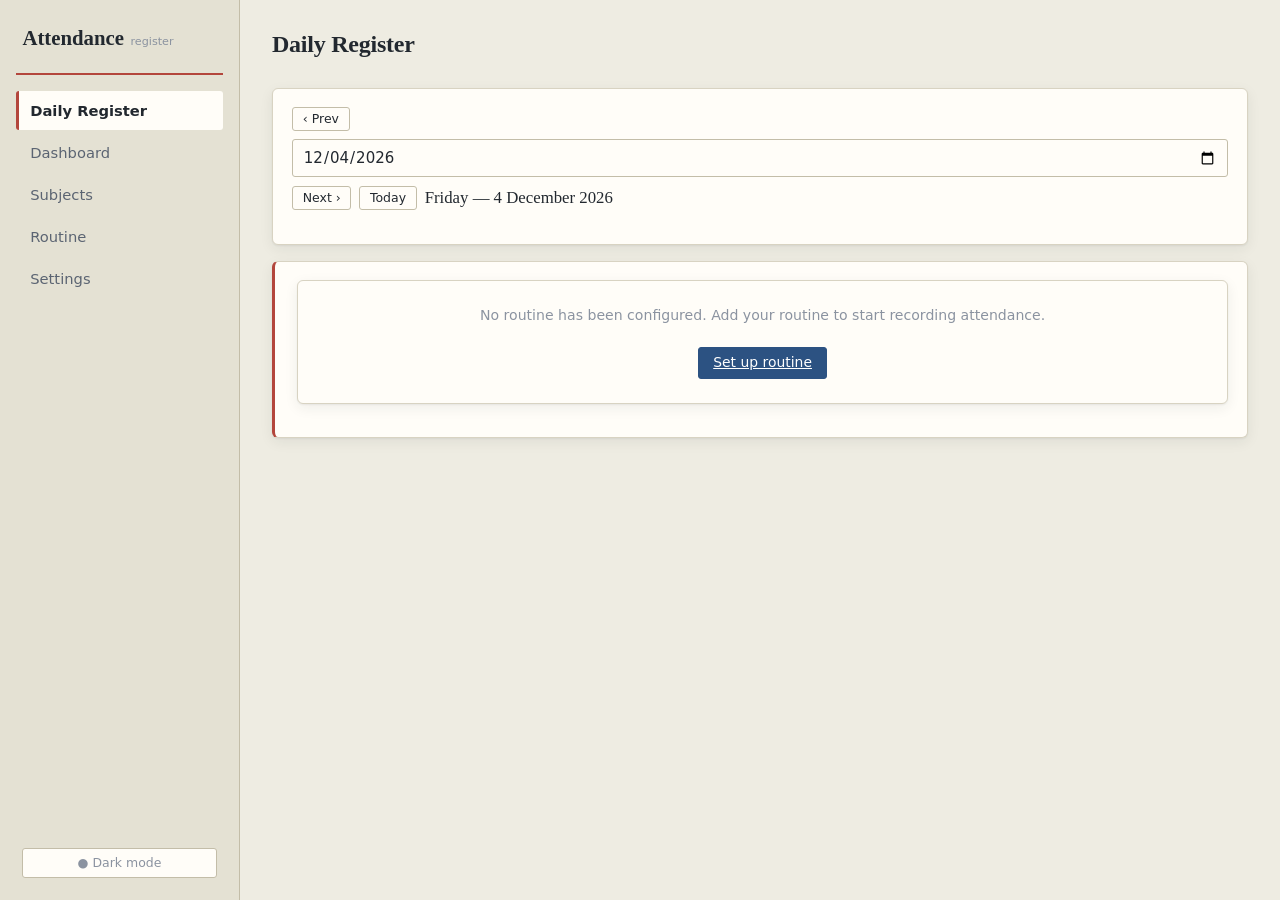
<file: index.html>
<!DOCTYPE html>
<html lang="en">
<head>
<meta charset="UTF-8">
<meta name="viewport" content="width=device-width, initial-scale=1, viewport-fit=cover">
<title>Daily Register · College Attendance Tracker</title>
<link rel="stylesheet" href="style.css">
</head>
<body data-page="register">

<div class="mobile-topbar">
  <span class="brand-mark">Register</span>
  <button class="btn btn-sm" data-theme-toggle>●</button>
</div>

<div class="app-shell">
  <aside class="sidebar">
    <div class="brand">
      <span class="brand-mark">Attendance</span>
      <span class="brand-sub">register</span>
    </div>
    <nav class="nav">
      <a href="index.html" data-nav="register">Daily Register</a>
      <a href="dashboard.html" data-nav="dashboard">Dashboard</a>
      <a href="subjects.html" data-nav="subjects">Subjects</a>
      <a href="routine.html" data-nav="routine">Routine</a>
      <a href="settings.html" data-nav="settings">Settings</a>
    </nav>
    <div class="sidebar-foot">
      <button class="theme-toggle" data-theme-toggle>● Dark mode</button>
    </div>
  </aside>

  <main class="main">
    <div class="page-head">
      <h1>Daily Register</h1>
    </div>

    <div class="sheet">
      <div class="date-strip">
        <button class="btn btn-sm" id="prevDay" aria-label="Previous day">‹ Prev</button>
        <input type="date" id="dateInput">
        <button class="btn btn-sm" id="nextDay" aria-label="Next day">Next ›</button>
        <button class="btn btn-sm" id="todayBtn">Today</button>
        <span class="date-heading" id="dateHeading"></span>
      </div>
    </div>

    <div class="sheet sheet-ruled" id="classList">
      <!-- populated by register.js -->
    </div>

    <p class="muted" id="routineNote"></p>
  </main>
</div>

<div class="mobile-tabbar">
  <a href="index.html" data-nav="register">Register</a>
  <a href="dashboard.html" data-nav="dashboard">Dashboard</a>
  <a href="subjects.html" data-nav="subjects">Subjects</a>
  <a href="routine.html" data-nav="routine">Routine</a>
  <a href="settings.html" data-nav="settings">Settings</a>
  <a href="Preparation.html" data-nav="settings">Prep</a>
  
</div>

<script src="Storage.js"></script>
<script src="utils.js"></script>
<script src="App.js"></script>
<script src="Register.js"></script>
</body>
</html>
</file>
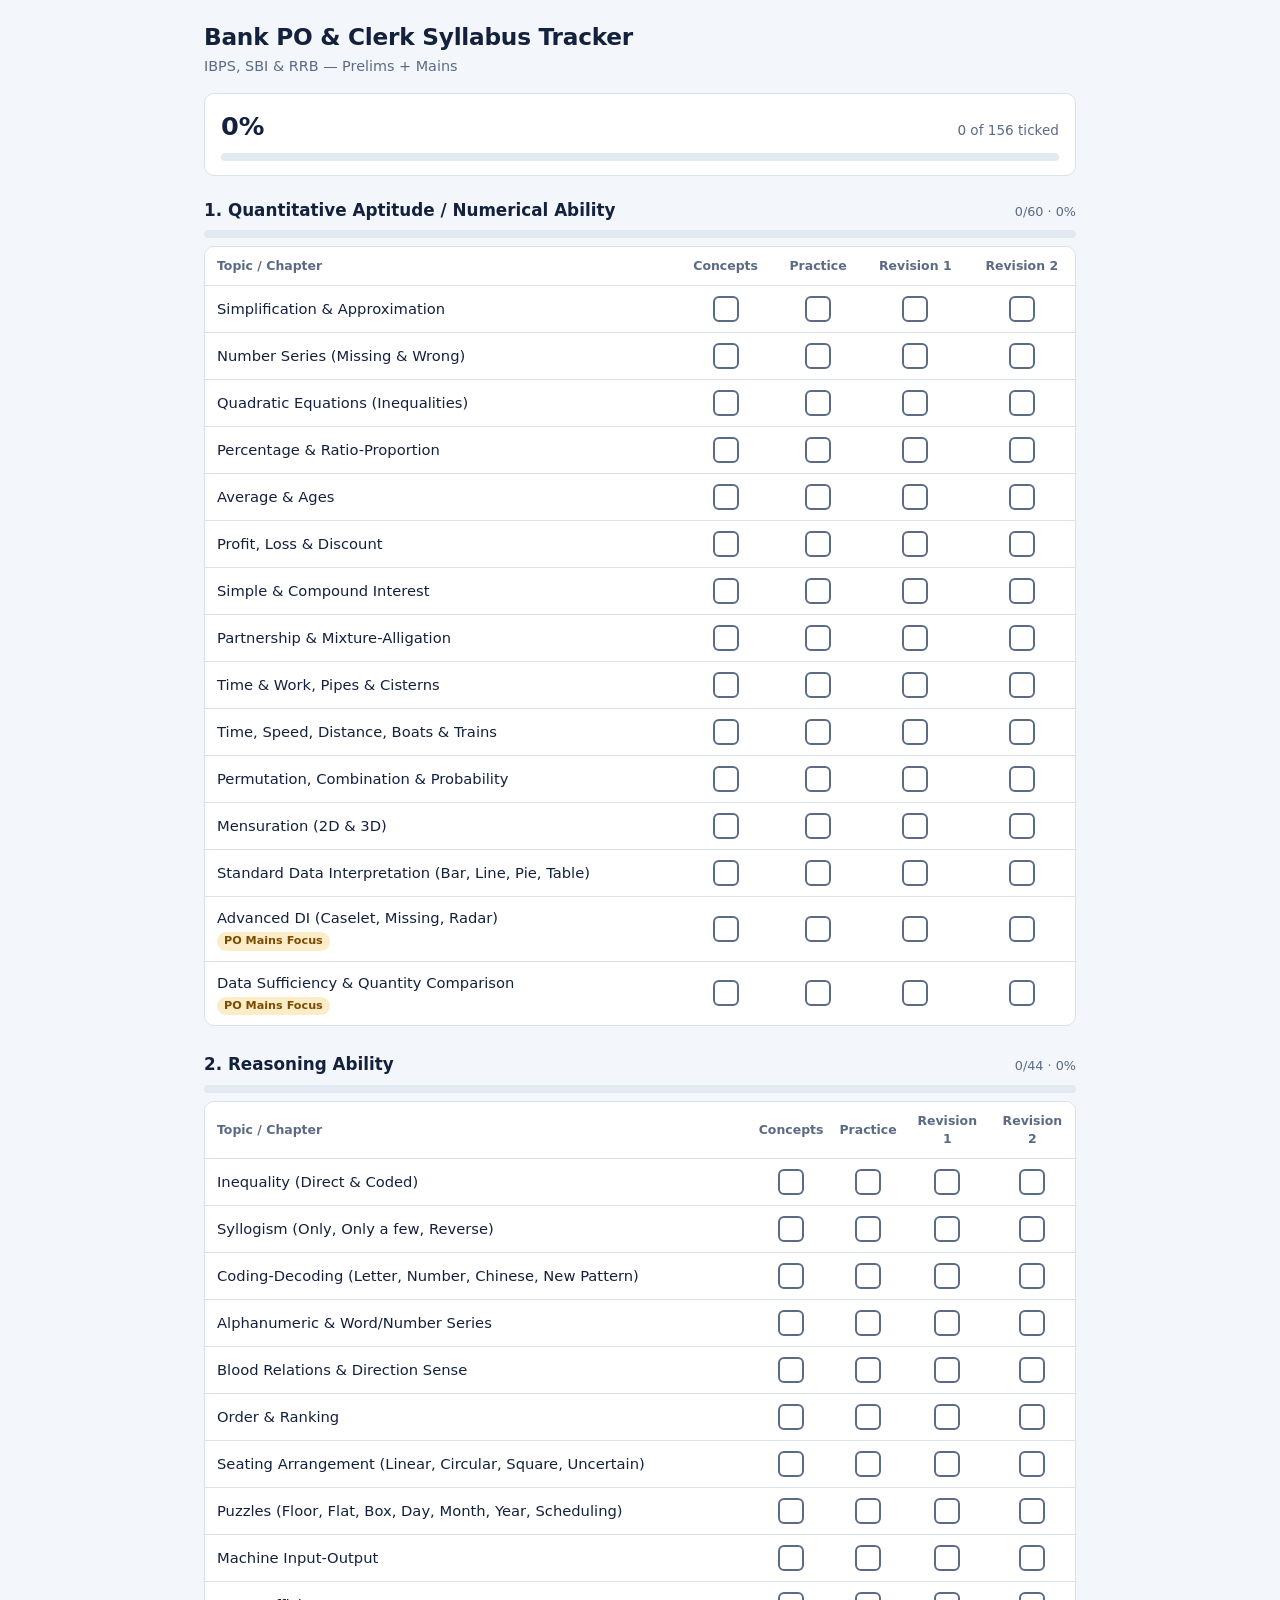
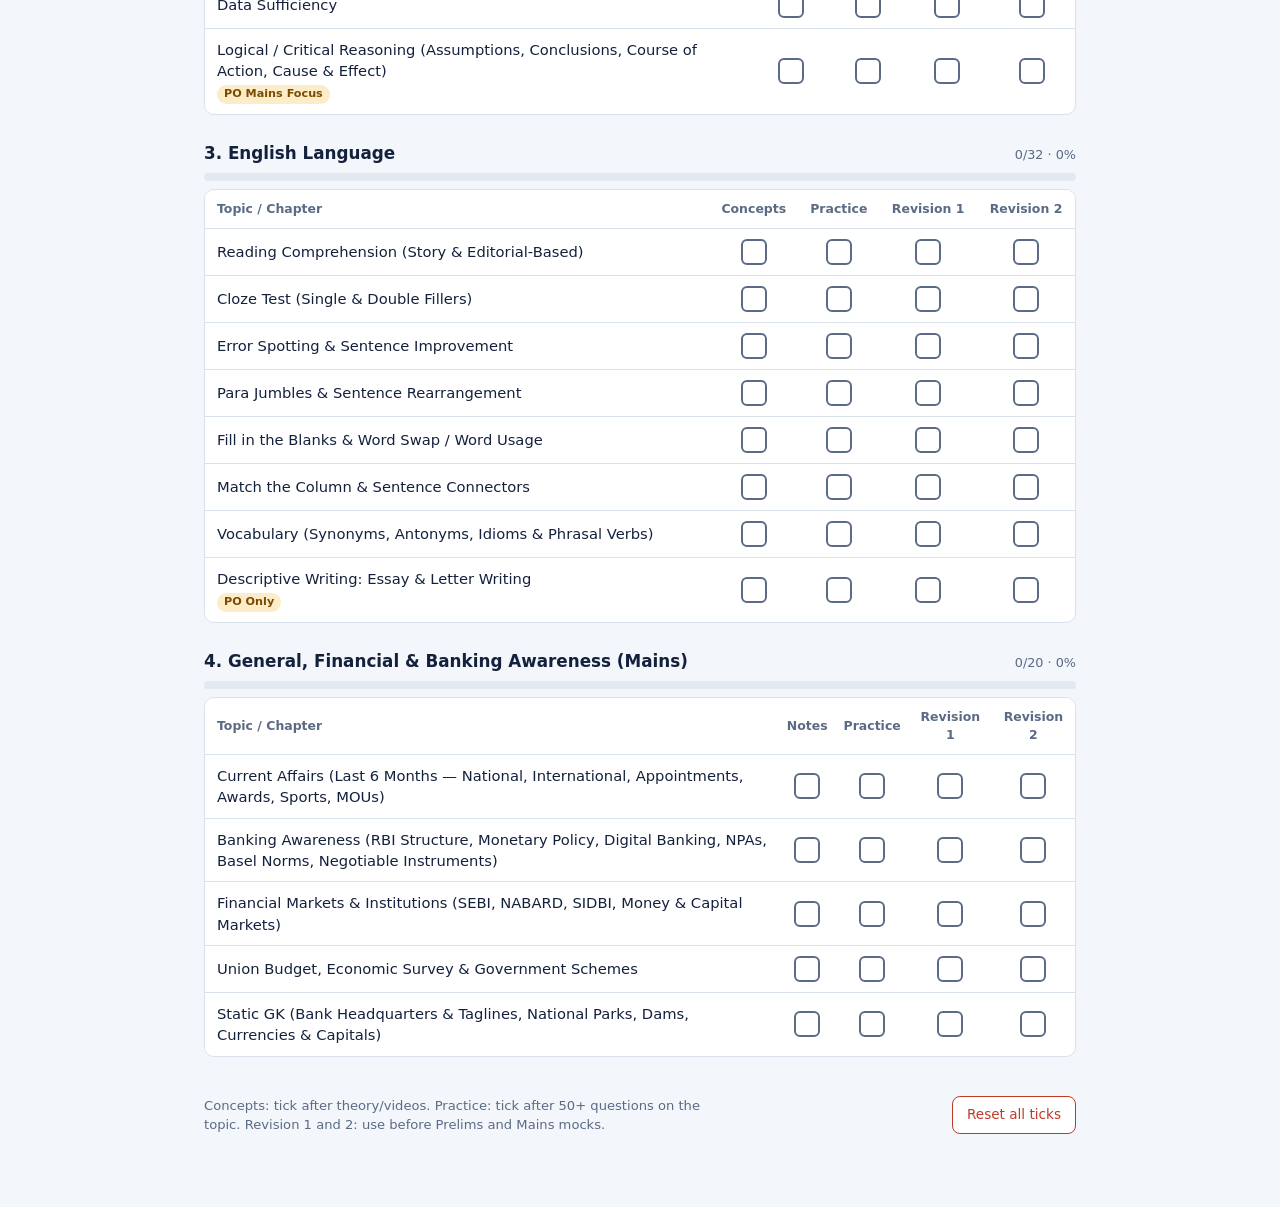
<file: Preparation.html>
<!DOCTYPE html>
<html lang="en">
<head>
<meta charset="utf-8">
<meta name="viewport" content="width=device-width, initial-scale=1">
<title>Bank PO & Clerk Syllabus Tracker</title>
<style>
  :root {
    --bg: #f3f6fa;
    --surface: #ffffff;
    --ink: #14213d;
    --muted: #5b6b85;
    --line: #d9e1ec;
    --accent: #0b7a6b;
    --accent-soft: #dff3ef;
    --tag-bg: #fdecc8;
    --tag-ink: #7a4b00;
    --track: #e3e9f1;
    color-scheme: light;
  }
  @media (prefers-color-scheme: dark) {
    :root {
      --bg: #0e1522;
      --surface: #16202f;
      --ink: #e7edf6;
      --muted: #9aa9c0;
      --line: #2a384d;
      --accent: #3fc4af;
      --accent-soft: #15352f;
      --tag-bg: #4a3710;
      --tag-ink: #f5cf87;
      --track: #243145;
      color-scheme: dark;
    }
  }
  * { box-sizing: border-box; }
  body {
    margin: 0;
    background: var(--bg);
    color: var(--ink);
    font-family: "Segoe UI", system-ui, -apple-system, Roboto, sans-serif;
    line-height: 1.45;
  }
  .wrap { max-width: 900px; margin: 0 auto; padding: 20px 14px 60px; }
  header h1 { font-size: 1.45rem; margin: 0 0 2px; letter-spacing: -0.01em; }
  header p { margin: 0; color: var(--muted); font-size: 0.9rem; }

  .overall {
    margin: 16px 0 22px;
    padding: 14px 16px;
    background: var(--surface);
    border: 1px solid var(--line);
    border-radius: 10px;
  }
  .overall-top { display: flex; justify-content: space-between; align-items: baseline; gap: 10px; }
  .overall-top strong { font-size: 1.6rem; }
  .overall-top span { color: var(--muted); font-size: 0.85rem; }
  .bar { height: 8px; background: var(--track); border-radius: 99px; overflow: hidden; margin-top: 8px; }
  .bar > i { display: block; height: 100%; width: 0; background: var(--accent); transition: width .25s ease; }

  section { margin-bottom: 26px; }
  .sec-head { display: flex; justify-content: space-between; align-items: baseline; gap: 10px; margin-bottom: 8px; }
  .sec-head h2 { font-size: 1.05rem; margin: 0; }
  .sec-head small { color: var(--muted); font-size: 0.8rem; white-space: nowrap; }

  .scroll {
    overflow-x: auto;
    background: var(--surface);
    border: 1px solid var(--line);
    border-radius: 10px;
  }
  table { border-collapse: collapse; width: 100%; min-width: 520px; }
  th, td { padding: 10px 8px; border-bottom: 1px solid var(--line); text-align: center; }
  tr:last-child td { border-bottom: 0; }
  th { font-size: 0.78rem; font-weight: 600; color: var(--muted); background: var(--surface); }
  th:first-child, td:first-child {
    text-align: left;
    position: sticky; left: 0;
    background: var(--surface);
    min-width: 190px;
    padding-left: 12px;
    z-index: 1;
    box-shadow: 1px 0 0 var(--line);
  }
  td:first-child { font-size: 0.92rem; }
  tr.done td { background: var(--accent-soft); }
  tr.done td:first-child { background: var(--accent-soft); }
  tr.done .topic { color: var(--muted); }

  .tag {
    display: inline-block;
    margin-top: 3px;
    padding: 1px 7px;
    font-size: 0.7rem;
    font-weight: 600;
    background: var(--tag-bg);
    color: var(--tag-ink);
    border-radius: 99px;
  }

  input[type=checkbox] {
    appearance: none; -webkit-appearance: none;
    width: 26px; height: 26px;
    margin: 0;
    border: 2px solid var(--muted);
    border-radius: 6px;
    background: transparent;
    cursor: pointer;
    vertical-align: middle;
    display: inline-grid; place-content: center;
  }
  input[type=checkbox]::after {
    content: "";
    width: 12px; height: 7px;
    border-left: 3px solid #fff;
    border-bottom: 3px solid #fff;
    transform: rotate(-45deg) scale(0);
    margin-top: -3px;
    transition: transform .12s ease;
  }
  input[type=checkbox]:checked { background: var(--accent); border-color: var(--accent); }
  input[type=checkbox]:checked::after { transform: rotate(-45deg) scale(1); }
  input[type=checkbox]:focus-visible { outline: 3px solid var(--accent); outline-offset: 2px; }

  .foot { display: flex; justify-content: space-between; align-items: center; gap: 12px; flex-wrap: wrap; margin-top: 10px; }
  .hint { color: var(--muted); font-size: 0.82rem; max-width: 60ch; }
  button {
    font: inherit; font-size: 0.85rem;
    padding: 8px 14px;
    border-radius: 8px;
    border: 1px solid var(--line);
    background: var(--surface);
    color: var(--ink);
    cursor: pointer;
  }
  button.danger { border-color: #c0392b; color: #c0392b; }
  button:focus-visible { outline: 3px solid var(--accent); outline-offset: 2px; }
  #status { color: var(--muted); font-size: 0.78rem; }
</style>
</head>
<body>
<div class="wrap">
  <header>
    <h1>Bank PO & Clerk Syllabus Tracker</h1>
    <p>IBPS, SBI & RRB — Prelims + Mains</p>
  </header>

  <div class="overall">
    <div class="overall-top"><strong id="overallPct">0%</strong><span id="overallCount">0 of 0 ticked</span></div>
    <div class="bar"><i id="overallBar"></i></div>
  </div>

  <main id="app"></main>

  <div class="foot">
    <p class="hint">Concepts: tick after theory/videos. Practice: tick after 50+ questions on the topic. Revision 1 and 2: use before Prelims and Mains mocks.</p>
    <div>
      <button id="resetBtn" class="danger" type="button">Reset all ticks</button>
      <div id="status"></div>
    </div>
  </div>
</div>

<script>
const KEY = "bank-po-clerk-checklist-v1";

const SECTIONS = [
  { title: "1. Quantitative Aptitude / Numerical Ability", first: "Concepts", topics: [
    ["Simplification & Approximation"],
    ["Number Series (Missing & Wrong)"],
    ["Quadratic Equations (Inequalities)"],
    ["Percentage & Ratio-Proportion"],
    ["Average & Ages"],
    ["Profit, Loss & Discount"],
    ["Simple & Compound Interest"],
    ["Partnership & Mixture-Alligation"],
    ["Time & Work, Pipes & Cisterns"],
    ["Time, Speed, Distance, Boats & Trains"],
    ["Permutation, Combination & Probability"],
    ["Mensuration (2D & 3D)"],
    ["Standard Data Interpretation (Bar, Line, Pie, Table)"],
    ["Advanced DI (Caselet, Missing, Radar)", "PO Mains Focus"],
    ["Data Sufficiency & Quantity Comparison", "PO Mains Focus"]
  ]},
  { title: "2. Reasoning Ability", first: "Concepts", topics: [
    ["Inequality (Direct & Coded)"],
    ["Syllogism (Only, Only a few, Reverse)"],
    ["Coding-Decoding (Letter, Number, Chinese, New Pattern)"],
    ["Alphanumeric & Word/Number Series"],
    ["Blood Relations & Direction Sense"],
    ["Order & Ranking"],
    ["Seating Arrangement (Linear, Circular, Square, Uncertain)"],
    ["Puzzles (Floor, Flat, Box, Day, Month, Year, Scheduling)"],
    ["Machine Input-Output"],
    ["Data Sufficiency"],
    ["Logical / Critical Reasoning (Assumptions, Conclusions, Course of Action, Cause & Effect)", "PO Mains Focus"]
  ]},
  { title: "3. English Language", first: "Concepts", topics: [
    ["Reading Comprehension (Story & Editorial-Based)"],
    ["Cloze Test (Single & Double Fillers)"],
    ["Error Spotting & Sentence Improvement"],
    ["Para Jumbles & Sentence Rearrangement"],
    ["Fill in the Blanks & Word Swap / Word Usage"],
    ["Match the Column & Sentence Connectors"],
    ["Vocabulary (Synonyms, Antonyms, Idioms & Phrasal Verbs)"],
    ["Descriptive Writing: Essay & Letter Writing", "PO Only"]
  ]},
  { title: "4. General, Financial & Banking Awareness (Mains)", first: "Notes", topics: [
    ["Current Affairs (Last 6 Months — National, International, Appointments, Awards, Sports, MOUs)"],
    ["Banking Awareness (RBI Structure, Monetary Policy, Digital Banking, NPAs, Basel Norms, Negotiable Instruments)"],
    ["Financial Markets & Institutions (SEBI, NABARD, SIDBI, Money & Capital Markets)"],
    ["Union Budget, Economic Survey & Government Schemes"],
    ["Static GK (Bank Headquarters & Taglines, National Parks, Dams, Currencies & Capitals)"]
  ]}
];
const COLS = 4;

let state = {};
let armed = false;

async function load() {
  try {
    if (window.storage) {
      const r = await window.storage.get(KEY, false);
      if (r && r.value) return JSON.parse(r.value);
    }
  } catch (e) {}
  try {
    const v = localStorage.getItem(KEY);
    if (v) return JSON.parse(v);
  } catch (e) {}
  return {};
}

async function save() {
  const data = JSON.stringify(state);
  let ok = false;
  try {
    if (window.storage) {
      const r = await window.storage.set(KEY, data, false);
      ok = !!r;
    }
  } catch (e) {}
  try { localStorage.setItem(KEY, data); ok = true; } catch (e) {}
  document.getElementById("status").textContent = ok ? "" : "Progress can't be saved in this view.";
}

const id = (s, r, c) => `${s}-${r}-${c}`;

function render() {
  const app = document.getElementById("app");
  app.innerHTML = "";
  SECTIONS.forEach((sec, s) => {
    const el = document.createElement("section");
    const heads = [sec.first, "Practice", "Revision 1", "Revision 2"];
    let rows = "";
    sec.topics.forEach(([name, tag], r) => {
      let cells = "";
      for (let c = 0; c < COLS; c++) {
        const k = id(s, r, c);
        cells += `<td><input type="checkbox" data-k="${k}" ${state[k] ? "checked" : ""} aria-label="${heads[c]}: ${name.replace(/"/g, "'")}"></td>`;
      }
      rows += `<tr data-row="${s}-${r}"><td><span class="topic">${name}</span>${tag ? `<br><span class="tag">${tag}</span>` : ""}</td>${cells}</tr>`;
    });
    el.innerHTML = `
      <div class="sec-head"><h2>${sec.title}</h2><small id="sc${s}"></small></div>
      <div class="bar" style="margin:0 0 8px"><i id="sb${s}"></i></div>
      <div class="scroll"><table>
        <thead><tr><th>Topic / Chapter</th>${heads.map(h => `<th>${h}</th>`).join("")}</tr></thead>
        <tbody>${rows}</tbody>
      </table></div>`;
    app.appendChild(el);
  });
  updateAll();
}

function updateAll() {
  let totalDone = 0, total = 0;
  SECTIONS.forEach((sec, s) => {
    let done = 0;
    sec.topics.forEach((t, r) => {
      let rowAll = true;
      for (let c = 0; c < COLS; c++) {
        if (state[id(s, r, c)]) done++; else rowAll = false;
      }
      const tr = document.querySelector(`tr[data-row="${s}-${r}"]`);
      if (tr) tr.classList.toggle("done", rowAll);
    });
    const n = sec.topics.length * COLS;
    totalDone += done; total += n;
    document.getElementById("sc" + s).textContent = `${done}/${n} · ${Math.round(done / n * 100)}%`;
    document.getElementById("sb" + s).style.width = (done / n * 100) + "%";
  });
  const pct = Math.round(totalDone / total * 100);
  document.getElementById("overallPct").textContent = pct + "%";
  document.getElementById("overallCount").textContent = `${totalDone} of ${total} ticked`;
  document.getElementById("overallBar").style.width = pct + "%";
}

document.addEventListener("change", e => {
  const k = e.target.dataset && e.target.dataset.k;
  if (!k) return;
  if (e.target.checked) state[k] = true; else delete state[k];
  updateAll();
  save();
});

document.getElementById("resetBtn").addEventListener("click", e => {
  const b = e.target;
  if (!armed) {
    armed = true;
    b.textContent = "Tap again to clear everything";
    setTimeout(() => { armed = false; b.textContent = "Reset all ticks"; }, 4000);
    return;
  }
  armed = false;
  b.textContent = "Reset all ticks";
  state = {};
  render();
  save();
});

(async () => {
  state = await load();
  render();
})();
</script>
</body>
</html>
</file>
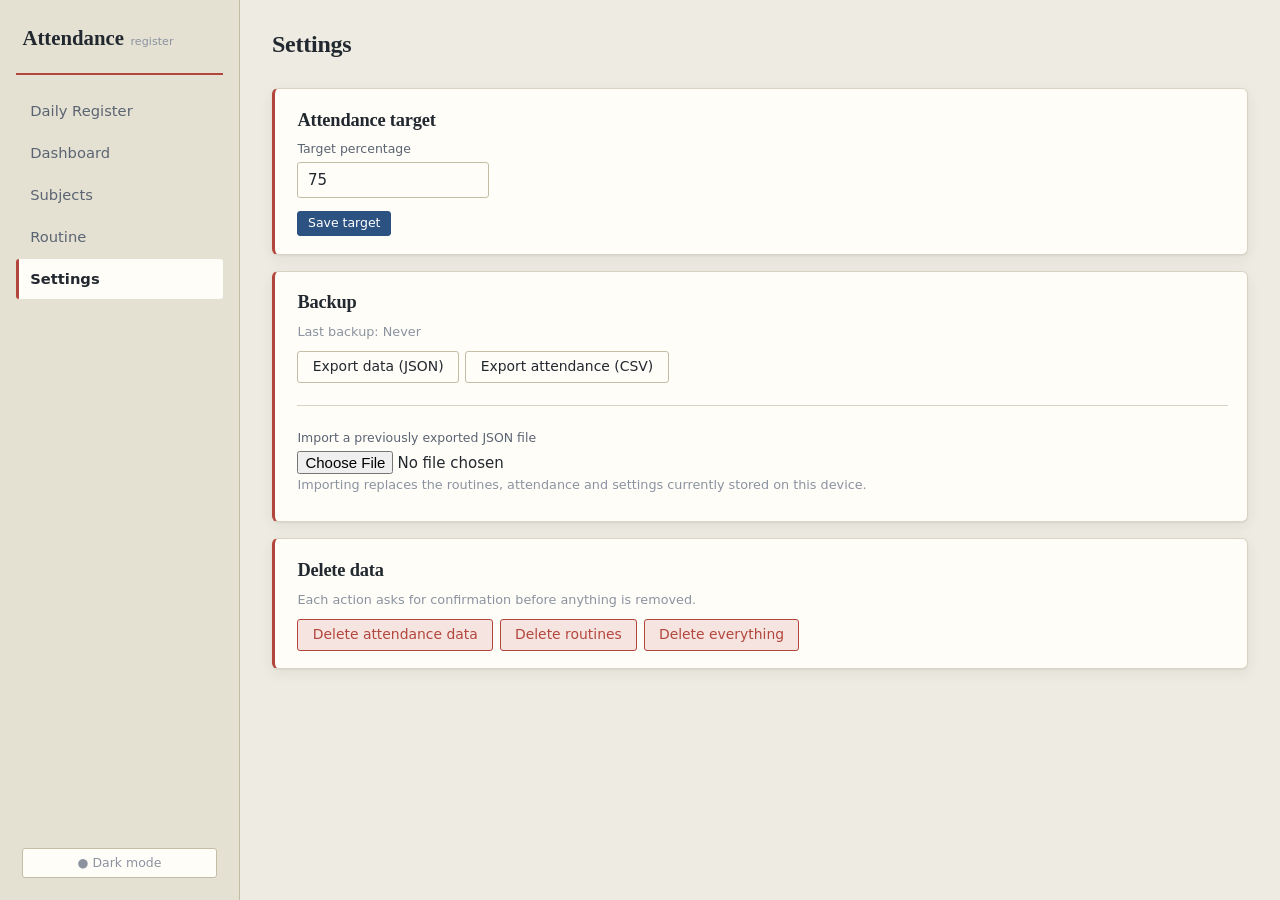
<file: settings.html>
<!DOCTYPE html>
<html lang="en">
<head>
<meta charset="UTF-8">
<meta name="viewport" content="width=device-width, initial-scale=1, viewport-fit=cover">
<title>Settings · College Attendance Tracker</title>
<link rel="stylesheet" href="style.css">
</head>
<body data-page="settings">

<div class="mobile-topbar">
  <span class="brand-mark">Settings</span>
  <button class="btn btn-sm" data-theme-toggle>●</button>
</div>

<div class="app-shell">
  <aside class="sidebar">
    <div class="brand">
      <span class="brand-mark">Attendance</span>
      <span class="brand-sub">register</span>
    </div>
    <nav class="nav">
      <a href="index.html" data-nav="register">Daily Register</a>
      <a href="dashboard.html" data-nav="dashboard">Dashboard</a>
      <a href="subjects.html" data-nav="subjects">Subjects</a>
      <a href="routine.html" data-nav="routine">Routine</a>
      <a href="settings.html" data-nav="settings">Settings</a>
    </nav>
    <div class="sidebar-foot">
      <button class="theme-toggle" data-theme-toggle>● Dark mode</button>
    </div>
  </aside>

  <main class="main">
    <div class="page-head"><h1>Settings</h1></div>

    <div class="sheet sheet-ruled">
      <h2>Attendance target</h2>
      <div class="field" style="max-width: 12rem;">
        <label for="targetInput">Target percentage</label>
        <input type="number" id="targetInput" min="0" max="100" step="1">
      </div>
      <button class="btn btn-primary btn-sm" id="saveTargetBtn">Save target</button>
    </div>

    <div class="sheet sheet-ruled">
      <h2>Backup</h2>
      <p class="muted" id="lastBackupNote"></p>
      <div class="tag-list">
        <button class="btn" id="exportJsonBtn">Export data (JSON)</button>
        <button class="btn" id="exportCsvBtn">Export attendance (CSV)</button>
      </div>
      <hr class="section-divider">
      <label for="importInput">Import a previously exported JSON file</label>
      <input type="file" id="importInput" accept="application/json">
      <p class="muted">Importing replaces the routines, attendance and settings currently stored on this device.</p>
    </div>

    <div class="sheet sheet-ruled">
      <h2>Delete data</h2>
      <p class="muted">Each action asks for confirmation before anything is removed.</p>
      <div class="tag-list">
        <button class="btn btn-danger" id="deleteAttendanceBtn">Delete attendance data</button>
        <button class="btn btn-danger" id="deleteRoutineBtn">Delete routines</button>
        <button class="btn btn-danger" id="deleteAllBtn">Delete everything</button>
      </div>
    </div>
  </main>
</div>

<div class="mobile-tabbar">
  <a href="index.html" data-nav="register">Register</a>
  <a href="dashboard.html" data-nav="dashboard">Dashboard</a>
  <a href="subjects.html" data-nav="subjects">Subjects</a>
  <a href="routine.html" data-nav="routine">Routine</a>
  <a href="settings.html" data-nav="settings">Settings</a>
</div>

<script src="Storage.js"></script>
<script src="utils.js"></script>
<script src="App.js"></script>
<script src="Settings.js"></script>
</body>
</html>
</file>
<file: style.css>
/* ============================================================
   College Attendance Tracker — Stylesheet
   Design concept: a bound attendance register / ledger book.
   Paper surface, ink typography, red-margin rule as a structural
   motif (echoing the red vertical line on ruled register paper),
   red pen for Absent, blue-black ink for Present.
   ============================================================ */

:root {
  /* Color */
  --paper: #eeece2;
  --paper-deep: #e4e1d3;
  --sheet: #fffdf8;
  --ink: #22282f;
  --ink-soft: #5b6472;
  --ink-faint: #8b93a0;
  --rule: #d8d3c2;
  --rule-strong: #c3bda8;
  --margin-red: #b3463c;
  --accent: #2c5282;
  --accent-soft: #dbe6f2;
  --present: #2f7a4f;
  --present-bg: #e2f0e6;
  --absent: #b3463c;
  --absent-bg: #f6e4e1;
  --holiday: #a3711f;
  --holiday-bg: #f3e8d3;
  --shadow: 0 1px 2px rgba(34, 40, 47, 0.06), 0 4px 14px rgba(34, 40, 47, 0.07);

  /* Type */
  --font-head: "Source Serif 4", "Iowan Old Style", Georgia, serif;
  --font-body: "IBM Plex Sans", "Segoe UI", system-ui, sans-serif;
  --font-num: "IBM Plex Sans", system-ui, sans-serif;

  /* Layout */
  --sidebar-w: 15rem;
  --radius: 3px;
  --radius-lg: 6px;
}

[data-theme="dark"] {
  --paper: #1b1d1f;
  --paper-deep: #161719;
  --sheet: #232628;
  --ink: #e9e6dd;
  --ink-soft: #b7b2a4;
  --ink-faint: #837c6a;
  --rule: #3a3d38;
  --rule-strong: #4b4e46;
  --margin-red: #c9645a;
  --accent: #7ea3d6;
  --accent-soft: #223347;
  --present: #6cb98a;
  --present-bg: #1f3327;
  --absent: #d3766c;
  --absent-bg: #3a2320;
  --holiday: #cf9d4d;
  --holiday-bg: #392e18;
  --shadow: 0 1px 2px rgba(0, 0, 0, 0.3), 0 4px 14px rgba(0, 0, 0, 0.35);
}

* { box-sizing: border-box; }

html, body {
  margin: 0;
  padding: 0;
  min-height: 100%;
}

body {
  background: var(--paper);
  color: var(--ink);
  font-family: var(--font-body);
  font-size: 15px;
  line-height: 1.5;
  -webkit-font-smoothing: antialiased;
}

h1, h2, h3 {
  font-family: var(--font-head);
  font-weight: 600;
  letter-spacing: -0.01em;
  margin: 0 0 0.3em;
  color: var(--ink);
}

h1 { font-size: 1.5rem; }
h2 { font-size: 1.15rem; }
h3 { font-size: 1rem; }

p { margin: 0 0 0.75em; color: var(--ink-soft); }

a { color: var(--accent); }

button, input, select { font-family: inherit; font-size: inherit; color: inherit; }

/* ---------- App shell ---------- */

.app-shell {
  display: flex;
  min-height: 100vh;
}

.sidebar {
  width: var(--sidebar-w);
  flex-shrink: 0;
  background: var(--paper-deep);
  border-right: 1px solid var(--rule-strong);
  padding: 1.4rem 1rem;
  display: flex;
  flex-direction: column;
  position: sticky;
  top: 0;
  height: 100vh;
}

.brand {
  display: flex;
  align-items: baseline;
  gap: 0.4rem;
  padding: 0 0.4rem 1.2rem;
  border-bottom: 2px solid var(--margin-red);
  margin-bottom: 1rem;
}

.brand-mark {
  font-family: var(--font-head);
  font-size: 1.3rem;
  font-weight: 700;
}

.brand-sub {
  font-size: 0.7rem;
  color: var(--ink-faint);
  text-transform: lowercase;
}

.nav {
  display: flex;
  flex-direction: column;
  gap: 0.15rem;
}

.nav a {
  text-decoration: none;
  color: var(--ink-soft);
  padding: 0.55rem 0.7rem;
  border-radius: var(--radius);
  font-size: 0.92rem;
  border-left: 3px solid transparent;
}

.nav a:hover { background: var(--sheet); color: var(--ink); }

.nav a.active {
  background: var(--sheet);
  color: var(--ink);
  border-left-color: var(--margin-red);
  font-weight: 600;
}

.sidebar-foot {
  margin-top: auto;
  font-size: 0.75rem;
  color: var(--ink-faint);
  padding: 0 0.4rem;
}

.theme-toggle {
  margin-top: 0.6rem;
  background: var(--sheet);
  border: 1px solid var(--rule-strong);
  border-radius: var(--radius);
  padding: 0.4rem 0.6rem;
  cursor: pointer;
  font-size: 0.78rem;
  width: 100%;
}

.main {
  flex: 1;
  min-width: 0;
  padding: 1.6rem 2rem 5rem;
  max-width: 68rem;
}

.page-head {
  display: flex;
  align-items: center;
  justify-content: space-between;
  gap: 1rem;
  margin-bottom: 1.2rem;
  flex-wrap: wrap;
}

/* ---------- Mobile top/bottom bars ---------- */

.mobile-topbar {
  display: none;
  align-items: center;
  justify-content: space-between;
  padding: 0.8rem 1rem;
  background: var(--paper-deep);
  border-bottom: 2px solid var(--margin-red);
  position: sticky;
  top: 0;
  z-index: 20;
}

.mobile-tabbar {
  display: none;
}

/* ---------- Sheet / card ---------- */

.sheet {
  background: var(--sheet);
  border: 1px solid var(--rule);
  border-radius: var(--radius-lg);
  box-shadow: var(--shadow);
  padding: 1.1rem 1.2rem;
  margin-bottom: 1rem;
  position: relative;
}

.sheet-ruled {
  border-left: 3px solid var(--margin-red);
  padding-left: 1.4rem;
}

.card-row {
  display: grid;
  grid-template-columns: repeat(auto-fit, minmax(9.5rem, 1fr));
  gap: 0.7rem;
}

.stat-card {
  background: var(--sheet);
  border: 1px solid var(--rule);
  border-radius: var(--radius-lg);
  padding: 0.85rem 1rem;
  box-shadow: var(--shadow);
}

.stat-card .label {
  font-size: 0.72rem;
  color: var(--ink-faint);
  margin-bottom: 0.25rem;
}

.stat-card .value {
  font-family: var(--font-head);
  font-size: 1.5rem;
  font-weight: 600;
}

.stat-card .value.present { color: var(--present); }
.stat-card .value.absent { color: var(--absent); }
.stat-card .value.holiday { color: var(--holiday); }

/* ---------- Buttons ---------- */

.btn {
  display: inline-flex;
  align-items: center;
  gap: 0.35rem;
  border: 1px solid var(--rule-strong);
  background: var(--sheet);
  color: var(--ink);
  padding: 0.5rem 0.9rem;
  border-radius: var(--radius);
  cursor: pointer;
  font-size: 0.87rem;
  line-height: 1;
}

.btn:hover { border-color: var(--accent); }

.btn-primary {
  background: var(--accent);
  border-color: var(--accent);
  color: #fff;
}

.btn-primary:hover { opacity: 0.92; }

.btn-danger {
  background: var(--absent-bg);
  border-color: var(--absent);
  color: var(--absent);
}

.btn-ghost {
  border-color: transparent;
  background: transparent;
}

.btn-sm { padding: 0.32rem 0.6rem; font-size: 0.78rem; }

.btn:disabled { opacity: 0.45; cursor: not-allowed; }

/* ---------- Forms ---------- */

label {
  display: block;
  font-size: 0.78rem;
  color: var(--ink-soft);
  margin-bottom: 0.25rem;
}

input[type="text"], input[type="date"], input[type="time"], input[type="number"],
select, textarea {
  width: 100%;
  padding: 0.5rem 0.6rem;
  border: 1px solid var(--rule-strong);
  border-radius: var(--radius);
  background: var(--sheet);
  color: var(--ink);
}

input:focus, select:focus, textarea:focus, button:focus-visible, a:focus-visible {
  outline: 2px solid var(--accent);
  outline-offset: 1px;
}

.field { margin-bottom: 0.8rem; }

.field-row {
  display: grid;
  grid-template-columns: repeat(auto-fit, minmax(8rem, 1fr));
  gap: 0.7rem;
}

/* ---------- Daily register ---------- */

.date-strip {
  display: flex;
  align-items: center;
  gap: 0.5rem;
  margin-bottom: 1rem;
  flex-wrap: wrap;
}

.date-strip .date-heading {
  font-family: var(--font-head);
  font-size: 1.05rem;
  margin-right: auto;
}

.class-row {
  display: grid;
  grid-template-columns: 5.4rem 1fr auto;
  align-items: center;
  gap: 0.8rem;
  padding: 0.75rem 0;
  border-bottom: 1px dashed var(--rule);
}

.class-row:last-child { border-bottom: none; }

.class-time {
  font-size: 0.82rem;
  color: var(--ink-soft);
  font-variant-numeric: tabular-nums;
}

.class-subject { font-weight: 600; }
.class-meta { font-size: 0.76rem; color: var(--ink-faint); }

.status-group {
  display: inline-flex;
  border: 1px solid var(--rule-strong);
  border-radius: 999px;
  overflow: hidden;
}

.status-btn {
  border: none;
  background: var(--sheet);
  padding: 0.4rem 0.7rem;
  font-size: 0.78rem;
  cursor: pointer;
  color: var(--ink-soft);
  border-right: 1px solid var(--rule-strong);
}

.status-btn:last-child { border-right: none; }

.status-btn[data-status="present"].active { background: var(--present-bg); color: var(--present); font-weight: 600; }
.status-btn[data-status="absent"].active { background: var(--absent-bg); color: var(--absent); font-weight: 600; }
.status-btn[data-status="holiday"].active { background: var(--holiday-bg); color: var(--holiday); font-weight: 600; }

.empty-note {
  padding: 1.5rem 0.5rem;
  text-align: center;
  color: var(--ink-faint);
  font-size: 0.88rem;
}

/* ---------- Tables ---------- */

table.data-table {
  width: 100%;
  border-collapse: collapse;
  font-size: 0.86rem;
}

.data-table th {
  text-align: left;
  font-weight: 600;
  color: var(--ink-soft);
  border-bottom: 2px solid var(--rule-strong);
  padding: 0.5rem 0.6rem;
  font-size: 0.75rem;
}

.data-table td {
  padding: 0.55rem 0.6rem;
  border-bottom: 1px solid var(--rule);
  vertical-align: middle;
}

.data-table tr:last-child td { border-bottom: none; }

.data-table tr.clickable { cursor: pointer; }
.data-table tr.clickable:hover { background: var(--accent-soft); }

.pill {
  display: inline-block;
  padding: 0.15rem 0.55rem;
  border-radius: 999px;
  font-size: 0.72rem;
  font-weight: 600;
}

.pill.good { background: var(--present-bg); color: var(--present); }
.pill.mid { background: var(--holiday-bg); color: var(--holiday); }
.pill.low { background: var(--absent-bg); color: var(--absent); }

/* ---------- Toast ---------- */

.toast {
  position: fixed;
  left: 50%;
  bottom: 1.4rem;
  transform: translateX(-50%) translateY(6px);
  background: var(--ink);
  color: var(--sheet);
  padding: 0.6rem 1.1rem;
  border-radius: 999px;
  font-size: 0.83rem;
  opacity: 0;
  pointer-events: none;
  transition: opacity 0.18s ease, transform 0.18s ease;
  z-index: 50;
  box-shadow: var(--shadow);
}

.toast.show {
  opacity: 1;
  transform: translateX(-50%) translateY(0);
}

/* ---------- Misc ---------- */

.section-divider {
  border: none;
  border-top: 1px solid var(--rule);
  margin: 1.4rem 0;
}

.muted { color: var(--ink-faint); font-size: 0.8rem; }

.flex-between {
  display: flex;
  align-items: center;
  justify-content: space-between;
  gap: 0.6rem;
  flex-wrap: wrap;
}

.tag-list { display: flex; gap: 0.4rem; flex-wrap: wrap; }

.chip {
  border: 1px solid var(--rule-strong);
  background: var(--sheet);
  border-radius: 999px;
  padding: 0.3rem 0.7rem;
  font-size: 0.78rem;
  cursor: pointer;
}

.chip.active { background: var(--accent); color: #fff; border-color: var(--accent); }

.modal-backdrop {
  position: fixed;
  inset: 0;
  background: rgba(20, 22, 20, 0.45);
  display: flex;
  align-items: flex-start;
  justify-content: center;
  padding: 4vh 1rem;
  overflow-y: auto;
  z-index: 40;
}

.modal {
  background: var(--sheet);
  border-radius: var(--radius-lg);
  padding: 1.2rem;
  width: min(34rem, 100%);
  box-shadow: var(--shadow);
}

.hidden { display: none !important; }

.svg-chart text { fill: var(--ink-soft); font-family: var(--font-body); }
.svg-chart .bar { fill: var(--accent); }
.svg-chart .gridline { stroke: var(--rule); stroke-width: 1; }
.svg-chart .target-line { stroke: var(--margin-red); stroke-width: 1.4; stroke-dasharray: 4 3; }

/* ---------- Responsive ---------- */

@media (max-width: 860px) {
  .sidebar { display: none; }

  .mobile-topbar {
    display: flex;
  }

  .app-shell { flex-direction: column; }

  .main {
    padding: 1rem 1rem 5.5rem;
    max-width: 100%;
  }

  .mobile-tabbar {
    display: flex;
    position: fixed;
    bottom: 0;
    left: 0;
    right: 0;
    background: var(--paper-deep);
    border-top: 2px solid var(--margin-red);
    z-index: 20;
    padding: 0.35rem 0.2rem calc(0.35rem + env(safe-area-inset-bottom));
  }

  .mobile-tabbar a {
    flex: 1;
    text-align: center;
    text-decoration: none;
    color: var(--ink-faint);
    font-size: 0.66rem;
    padding: 0.35rem 0.1rem;
    display: flex;
    flex-direction: column;
    align-items: center;
    gap: 0.15rem;
  }

  .mobile-tabbar a.active { color: var(--margin-red); font-weight: 600; }

  .class-row {
    grid-template-columns: 1fr;
    gap: 0.4rem;
  }

  .status-group { width: 100%; }
  .status-btn { flex: 1; text-align: center; }

  .data-table { display: block; overflow-x: auto; white-space: nowrap; }
}
</file>
